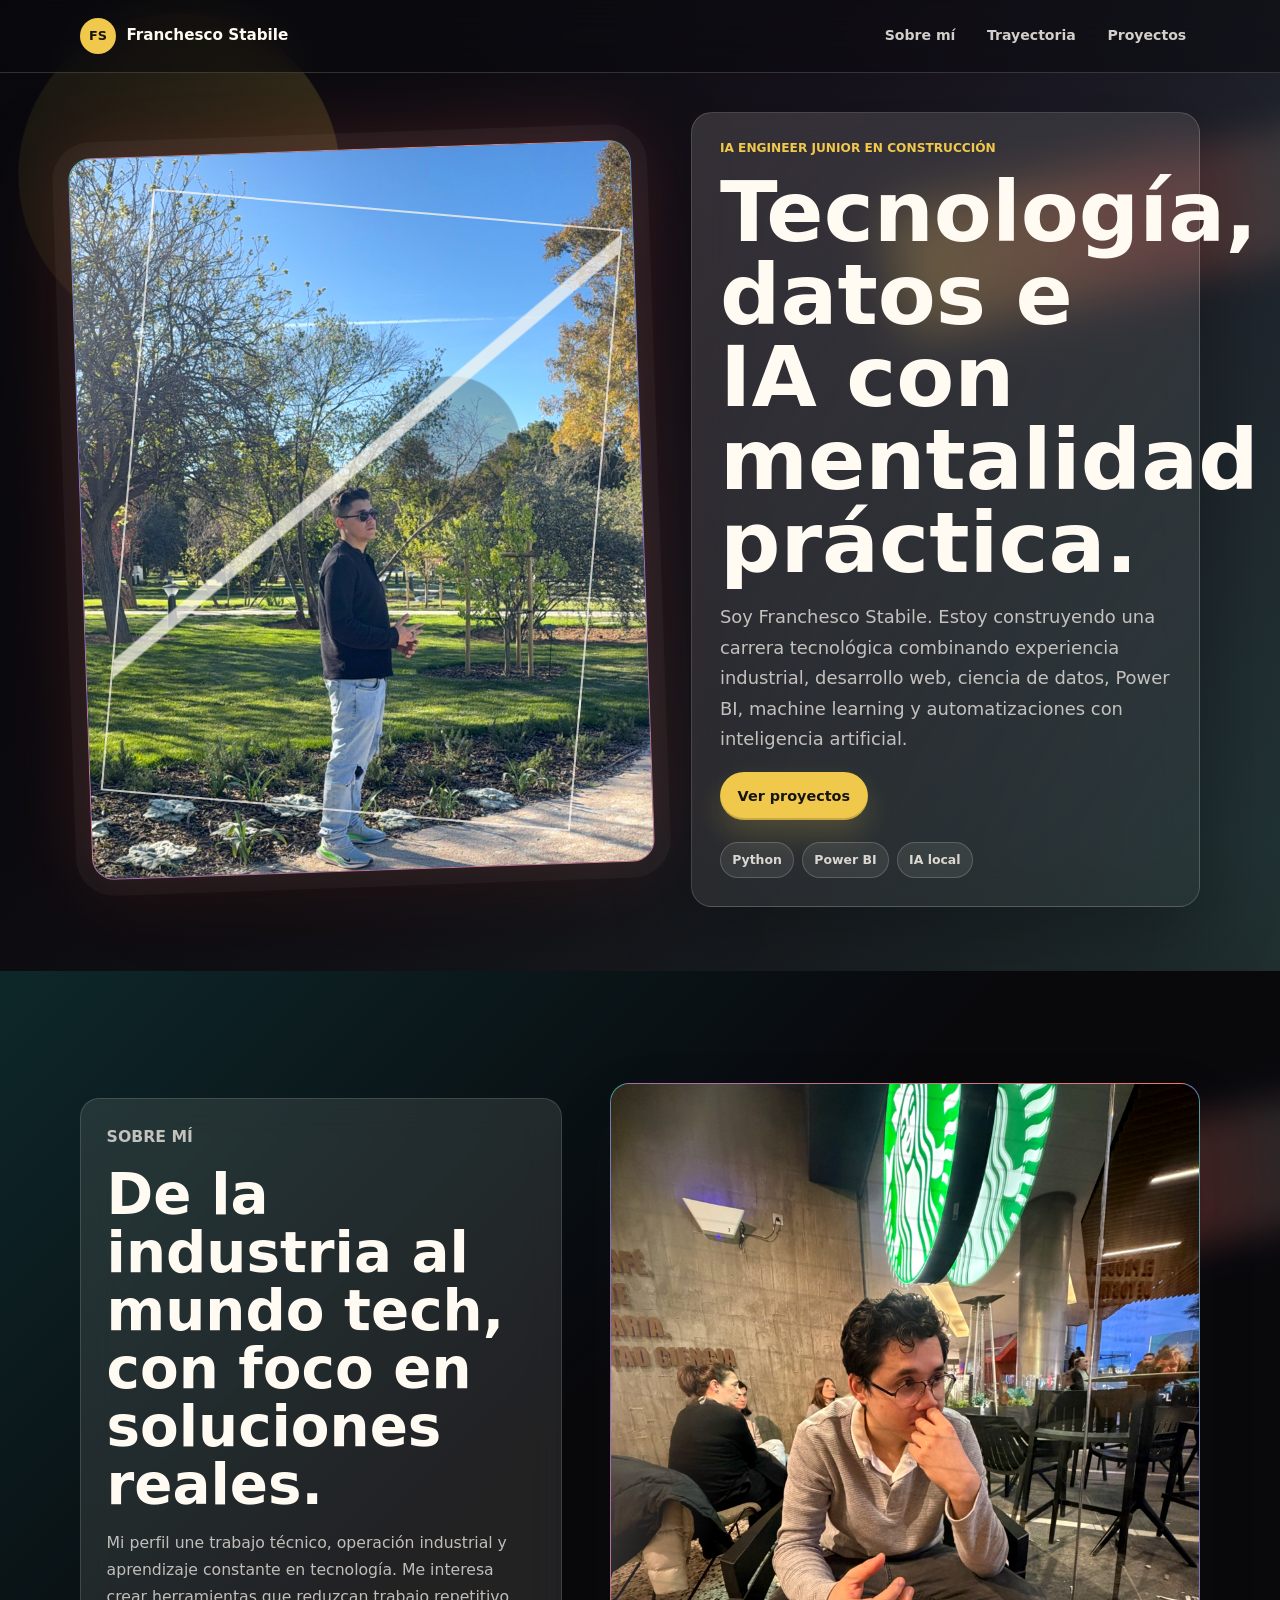
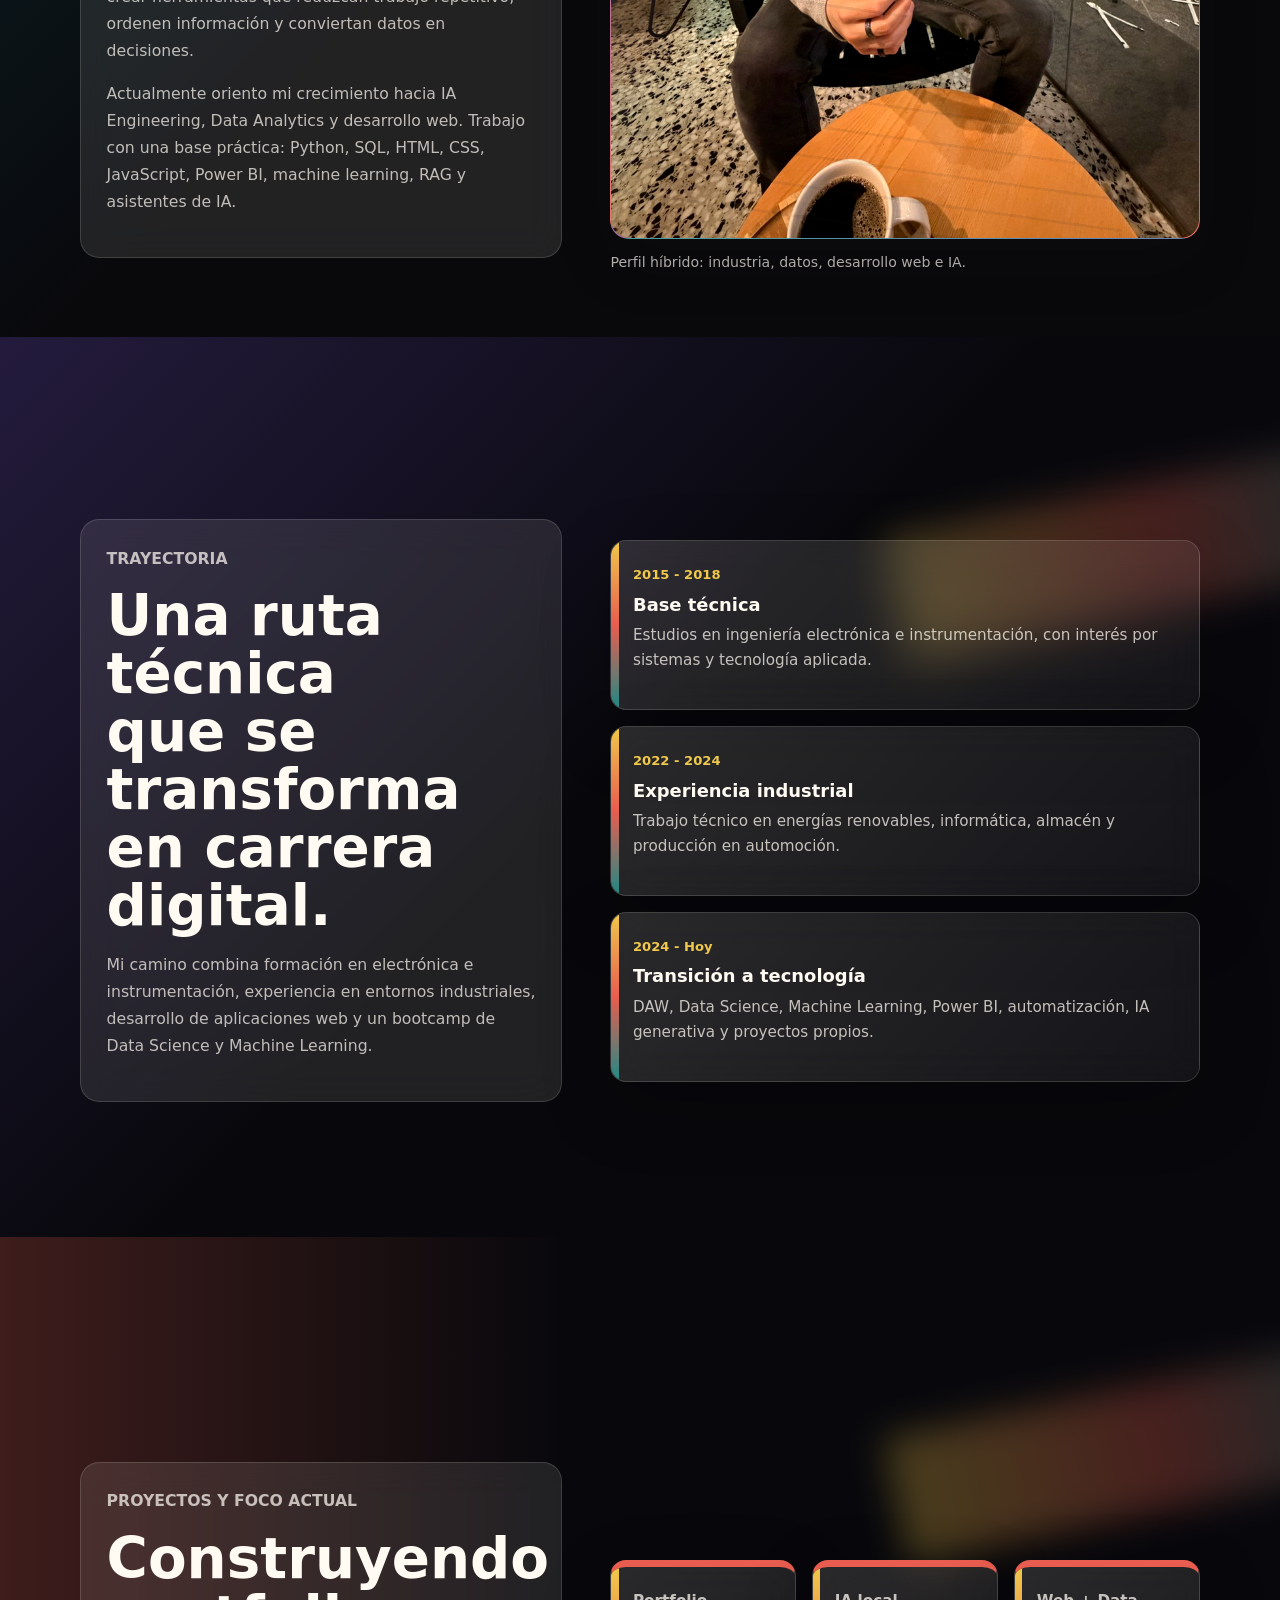
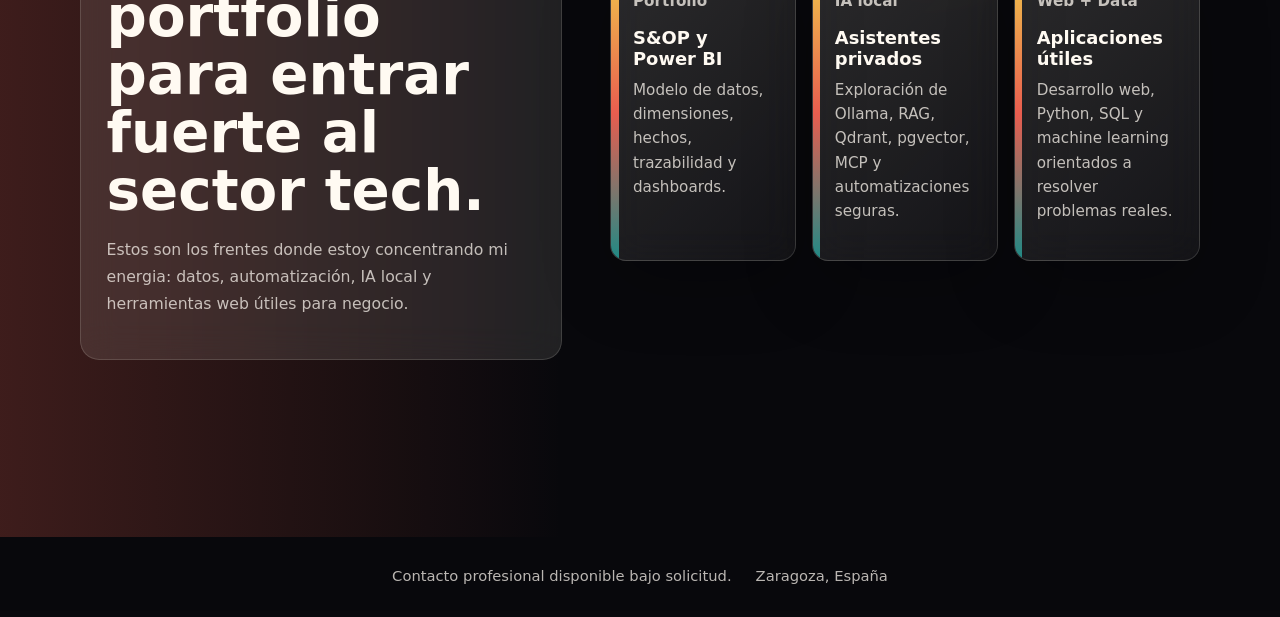
<file: index.html>
<!DOCTYPE html>
<html lang="es">
  <head>
    <meta charset="UTF-8" />
    <meta name="viewport" content="width=device-width, initial-scale=1.0" />
    <meta
      name="description"
      content="Landing page de Franchesco Stabile, perfil junior orientado a IA Engineering, Data Analytics, desarrollo web y automatización con inteligencia artificial."
    />
    <meta
      name="keywords"
      content="Franchesco Stabile, IA Engineer Junior, Data Analyst Junior, desarrollo web, Python, Power BI, machine learning, automatización"
    />
    <meta name="author" content="Franchesco Stabile" />
    <meta property="og:title" content="Franchesco Stabile | IA, Data y Desarrollo Web" />
    <meta
      property="og:description"
      content="Perfil tecnológico de Franchesco Stabile: experiencia industrial, desarrollo web, ciencia de datos, Power BI y automatización con IA."
    />
    <meta property="og:type" content="website" />
    <title>Franchesco Stabile | IA, Data y Desarrollo Web</title>
    <link rel="stylesheet" href="css/styles.css" />
  </head>
  <body itemscope itemtype="https://schema.org/Person">
    <a class="skip-link" href="#contenido">Saltar al contenido principal</a>
    <div class="ambient-stage" aria-hidden="true">
      <span class="stage-orbit orbit-one"></span>
      <span class="stage-orbit orbit-two"></span>
      <span class="stage-line"></span>
    </div>

    <header class="site-header" aria-label="Cabecera principal">
      <nav class="navbar" aria-label="Navegacion principal">
        <a class="brand" href="#inicio" aria-label="Ir al inicio">
          <span class="brand-mark" aria-hidden="true">FS</span>
          <span itemprop="name">Franchesco Stabile</span>
        </a>

        <ul class="nav-links">
          <li><a href="#sobre-mi">Sobre mí</a></li>
          <li><a href="#trayectoria">Trayectoria</a></li>
          <li><a href="#presentaciones">Proyectos</a></li>
        </ul>
      </nav>
    </header>

    <main id="contenido">
      <section id="inicio" class="hero section-panel" aria-labelledby="hero-title">
        <figure class="hero-art">
          <img
            src="assets/images/franchesco-hero.jpg"
            width="847"
            height="1400"
            alt="Franchesco Stabile de pie en un parque, representando una imagen profesional y cercana"
            itemprop="image"
          />
        </figure>
        <div class="hero-content">
          <p class="eyebrow" itemprop="jobTitle">IA Engineer Junior en construcción</p>
          <h1 id="hero-title">Tecnología, datos e IA con mentalidad práctica.</h1>
          <p class="hero-description" itemprop="description">
            Soy Franchesco Stabile. Estoy construyendo una carrera tecnológica
            combinando experiencia industrial, desarrollo web, ciencia de datos,
            Power BI, machine learning y automatizaciones con inteligencia artificial.
          </p>
          <a class="cta" href="#presentaciones" aria-label="Ver proyectos de Franchesco Stabile">
            Ver proyectos
          </a>
          <div class="hero-tags" aria-hidden="true">
            <span>Python</span>
            <span>Power BI</span>
            <span>IA local</span>
          </div>
        </div>
      </section>

      <section id="sobre-mi" class="about section-panel" aria-labelledby="about-title">
        <div class="section-copy">
          <p class="eyebrow">Sobre mí</p>
          <h2 id="about-title">De la industria al mundo tech, con foco en soluciones reales.</h2>
          <p>
            Mi perfil une trabajo técnico, operación industrial y aprendizaje
            constante en tecnología. Me interesa crear herramientas que reduzcan
            trabajo repetitivo, ordenen información y conviertan datos en decisiones.
          </p>
          <p>
            Actualmente oriento mi crecimiento hacia IA Engineering, Data Analytics
            y desarrollo web. Trabajo con una base práctica: Python, SQL, HTML, CSS,
            JavaScript, Power BI, machine learning, RAG y asistentes de IA.
          </p>
        </div>

        <figure class="portrait-card">
          <div class="portrait">
            <img
              src="assets/images/franchesco-profile.jpg"
              width="900"
              height="1200"
              alt="Retrato de Franchesco Stabile sentado en una cafeteria"
              loading="lazy"
            />
          </div>
          <figcaption>Perfil híbrido: industria, datos, desarrollo web e IA.</figcaption>
        </figure>
      </section>

      <section id="trayectoria" class="timeline section-panel" aria-labelledby="timeline-title">
        <div class="section-copy">
          <p class="eyebrow">Trayectoria</p>
          <h2 id="timeline-title">Una ruta técnica que se transforma en carrera digital.</h2>
          <p>
            Mi camino combina formación en electrónica e instrumentación, experiencia
            en entornos industriales, desarrollo de aplicaciones web y un bootcamp
            de Data Science y Machine Learning.
          </p>
        </div>

        <ol class="milestones" aria-label="Hitos destacados de la trayectoria profesional">
          <li>
            <time datetime="2015">2015 - 2018</time>
            <h3>Base técnica</h3>
            <p>Estudios en ingeniería electrónica e instrumentación, con interés por sistemas y tecnología aplicada.</p>
          </li>
          <li>
            <time datetime="2022">2022 - 2024</time>
            <h3>Experiencia industrial</h3>
            <p>Trabajo técnico en energías renovables, informática, almacén y producción en automoción.</p>
          </li>
          <li>
            <time datetime="2024">2024 - Hoy</time>
            <h3>Transición a tecnología</h3>
            <p>DAW, Data Science, Machine Learning, Power BI, automatización, IA generativa y proyectos propios.</p>
          </li>
        </ol>
      </section>

      <section
        id="presentaciones"
        class="events section-panel"
        aria-labelledby="events-title"
        itemscope
        itemtype="https://schema.org/ItemList"
      >
        <div class="section-copy">
          <p class="eyebrow">Proyectos y foco actual</p>
          <h2 id="events-title" itemprop="name">Construyendo portfolio para entrar fuerte al sector tech.</h2>
          <p itemprop="description">
            Estos son los frentes donde estoy concentrando mi energia: datos,
            automatización, IA local y herramientas web útiles para negocio.
          </p>
        </div>

        <div class="event-list" aria-label="Lista de proyectos actuales">
          <article class="event-card" itemprop="itemListElement" itemscope itemtype="https://schema.org/ListItem">
            <p class="event-date">
              <time datetime="2026-07-16">Portfolio</time>
            </p>
            <h3 itemprop="name">S&OP y Power BI</h3>
            <p>Modelo de datos, dimensiones, hechos, trazabilidad y dashboards.</p>
            <meta itemprop="position" content="1" />
          </article>
          <article class="event-card" itemprop="itemListElement" itemscope itemtype="https://schema.org/ListItem">
            <p class="event-date"><time datetime="2026-07-16">IA local</time></p>
            <h3 itemprop="name">Asistentes privados</h3>
            <p>Exploración de Ollama, RAG, Qdrant, pgvector, MCP y automatizaciones seguras.</p>
            <meta itemprop="position" content="2" />
          </article>
          <article class="event-card" itemprop="itemListElement" itemscope itemtype="https://schema.org/ListItem">
            <p class="event-date"><time datetime="2026-07-16">Web + Data</time></p>
            <h3 itemprop="name">Aplicaciones útiles</h3>
            <p>Desarrollo web, Python, SQL y machine learning orientados a resolver problemas reales.</p>
            <meta itemprop="position" content="3" />
          </article>
        </div>
      </section>
    </main>

    <footer class="site-footer" aria-label="Informacion de contacto">
      <p>Contacto profesional disponible bajo solicitud.</p>
      <p itemprop="homeLocation">Zaragoza, España</p>
    </footer>
  </body>
</html>
</file>
<file: css/styles.css>
:root {
  --ink: #171414;
  --night: #09090d;
  --paper: #fffaf2;
  --glass: rgba(255, 250, 242, 0.1);
  --muted: #5e5850;
  --mist: rgba(255, 250, 242, 0.72);
  --sun: #f0c84b;
  --coral: #e85d4f;
  --teal: #1f8a86;
  --violet: #6a4bbc;
  --line: rgba(23, 20, 20, 0.16);
  --shadow: 0 24px 60px rgba(23, 20, 20, 0.14);
}

* {
  box-sizing: border-box;
}

html {
  scroll-behavior: smooth;
  scroll-padding-top: 4.5rem;
  scroll-snap-type: y proximity;
}

body {
  margin: 0;
  min-width: 320px;
  color: var(--paper);
  background:
    radial-gradient(circle at 18% 18%, rgba(232, 93, 79, 0.22), transparent 18rem),
    radial-gradient(circle at 80% 10%, rgba(31, 138, 134, 0.22), transparent 22rem),
    radial-gradient(circle at 50% 100%, rgba(106, 75, 188, 0.28), transparent 28rem),
    var(--night);
  background-attachment: fixed;
  font-family: Inter, ui-sans-serif, system-ui, -apple-system, BlinkMacSystemFont, "Segoe UI", sans-serif;
  font-size: 16px;
  line-height: 1.55;
  text-rendering: optimizeLegibility;
}

a {
  color: inherit;
}

img {
  display: block;
  max-width: 100%;
}

.skip-link {
  position: absolute;
  left: 1rem;
  top: -4rem;
  z-index: 20;
  padding: 0.75rem 1rem;
  background: var(--ink);
  color: var(--paper);
  border-radius: 0.25rem;
}

.skip-link:focus {
  top: 1rem;
}

.ambient-stage {
  position: fixed;
  inset: 0;
  z-index: -3;
  overflow: hidden;
  pointer-events: none;
}

.ambient-stage::before {
  content: "";
  position: absolute;
  inset: 0;
  background:
    linear-gradient(90deg, rgba(255, 250, 242, 0.06) 1px, transparent 1px),
    linear-gradient(180deg, rgba(255, 250, 242, 0.04) 1px, transparent 1px);
  background-size: 4.5rem 4.5rem;
  mask-image: radial-gradient(circle at center, black, transparent 78%);
}

.stage-orbit {
  position: absolute;
  border: 1px solid rgba(255, 250, 242, 0.16);
  border-radius: 50%;
  filter: blur(0.2px);
}

.orbit-one {
  width: 46rem;
  height: 46rem;
  left: -12rem;
  top: 8rem;
  animation: slow-spin 28s linear infinite;
}

.orbit-two {
  width: 34rem;
  height: 34rem;
  right: -8rem;
  bottom: 4rem;
  animation: slow-spin 22s linear infinite reverse;
}

.stage-line {
  position: absolute;
  left: 50%;
  top: -20%;
  width: 1px;
  height: 140%;
  background: linear-gradient(transparent, rgba(255, 250, 242, 0.34), transparent);
  transform: rotate(22deg);
}

.site-header {
  position: fixed;
  top: 0;
  left: 0;
  z-index: 10;
  width: 100%;
  border-bottom: 1px solid rgba(255, 250, 242, 0.16);
  background: rgba(9, 9, 13, 0.56);
  color: var(--paper);
  backdrop-filter: blur(22px) saturate(1.3);
}

.navbar {
  display: flex;
  align-items: center;
  justify-content: space-between;
  gap: 1rem;
  width: min(1120px, calc(100% - 2rem));
  margin: 0 auto;
  min-height: 4.5rem;
}

.brand {
  display: inline-flex;
  align-items: center;
  gap: 0.65rem;
  font-size: 0.95rem;
  font-weight: 760;
  text-decoration: none;
}

.brand-mark {
  display: inline-grid;
  place-items: center;
  width: 2.25rem;
  height: 2.25rem;
  background: var(--sun);
  color: var(--ink);
  border-radius: 50%;
  font-size: 0.8rem;
  letter-spacing: 0;
  animation: mark-breathe 4s ease-in-out infinite;
}

.nav-links {
  display: flex;
  flex-wrap: wrap;
  justify-content: flex-end;
  gap: 0.25rem;
  padding: 0;
  margin: 0;
  list-style: none;
}

.nav-links a {
  display: inline-block;
  padding: 0.55rem 0.8rem;
  border: 1px solid transparent;
  border-radius: 999px;
  color: rgba(255, 250, 242, 0.82);
  font-size: 0.88rem;
  font-weight: 680;
  text-decoration: none;
}

.nav-links a:hover {
  border-color: rgba(255, 250, 242, 0.22);
  background: rgba(255, 250, 242, 0.1);
}

.nav-links a:hover,
.nav-links a:focus-visible,
.cta:hover,
.cta:focus-visible {
  outline: 3px solid var(--sun);
  outline-offset: 3px;
}

.section-panel {
  position: relative;
  isolation: isolate;
  overflow: hidden;
  scroll-snap-align: start;
  min-height: 100vh;
  padding: 7rem max(1rem, calc((100vw - 1120px) / 2)) 4rem;
  color: var(--paper);
}

.section-panel::before {
  content: "";
  position: absolute;
  inset: 16% -12% auto auto;
  z-index: -1;
  width: min(34rem, 74vw);
  height: 8rem;
  background: linear-gradient(90deg, var(--sun), var(--coral), var(--teal));
  opacity: 0.28;
  filter: blur(18px);
  transform: rotate(-12deg);
}

.hero {
  position: relative;
  display: grid;
  grid-template-columns: minmax(0, 1.05fr) minmax(18rem, 0.95fr);
  align-items: center;
  gap: 3rem;
  overflow: hidden;
  background:
    linear-gradient(90deg, rgba(9, 9, 13, 0.88), rgba(9, 9, 13, 0.18)),
    radial-gradient(circle at 14% 18%, rgba(240, 200, 75, 0.56) 0 10rem, transparent 10.1rem),
    linear-gradient(135deg, #09090d 0%, #211a28 42%, #273f3f 100%);
  color: var(--paper);
}

.hero::after {
  content: "";
  position: absolute;
  inset: auto 0 0;
  height: 8rem;
  background: linear-gradient(180deg, transparent, rgba(23, 20, 20, 0.22));
  pointer-events: none;
}

.hero-art {
  position: relative;
  overflow: hidden;
  margin: 0;
  min-height: clamp(22rem, 62vh, 43rem);
  aspect-ratio: 0.78;
  border: 1px solid rgba(255, 250, 242, 0.24);
  border-radius: 1.4rem;
  box-shadow:
    0 0 0 1rem rgba(255, 250, 242, 0.04),
    0 40px 120px rgba(0, 0, 0, 0.46),
    0 0 80px rgba(232, 93, 79, 0.3);
  background: linear-gradient(160deg, #1f8a86, #6a4bbc, #e85d4f);
  background-size: 120% 120%;
  transform: rotate(-2deg);
  animation: artwork-drift 10s ease-in-out infinite alternate;
}

.hero-art img,
.portrait img {
  width: 100%;
  height: 100%;
  object-fit: cover;
}

.hero-art img {
  object-position: 50% 42%;
  filter: saturate(1.06) contrast(1.04);
}

.hero-art::before,
.hero-art::after {
  content: "";
  position: absolute;
  inset: 0;
  pointer-events: none;
}

.hero-art::before {
  background:
    linear-gradient(180deg, rgba(9, 9, 13, 0.02), rgba(9, 9, 13, 0.44)),
    repeating-linear-gradient(
      90deg,
      transparent 0 1.15rem,
      rgba(255, 250, 242, 0.16) 1.2rem 1.35rem
    );
  mix-blend-mode: soft-light;
  animation: stripe-slide 7s linear infinite;
}

.hero-art::after {
  inset: 8%;
  border: 2px solid rgba(255, 250, 242, 0.72);
  background:
    linear-gradient(135deg, transparent 0 44%, rgba(255, 250, 242, 0.7) 44.2% 45.8%, transparent 46%),
    radial-gradient(circle at 68% 38%, rgba(23, 20, 20, 0.26) 0 14%, transparent 14.3%);
  transform: rotate(7deg);
  animation: frame-float 6s ease-in-out infinite alternate;
}

.hero-content {
  position: relative;
  z-index: 1;
  max-width: 38rem;
  padding: clamp(1rem, 2.2vw, 1.8rem);
  border: 1px solid rgba(255, 250, 242, 0.16);
  border-radius: 1.3rem;
  background: linear-gradient(135deg, rgba(255, 250, 242, 0.14), rgba(255, 250, 242, 0.04));
  box-shadow: 0 24px 80px rgba(0, 0, 0, 0.28);
  backdrop-filter: blur(18px);
}

.eyebrow {
  margin: 0 0 0.9rem;
  color: var(--coral);
  font-size: 0.76rem;
  font-weight: 820;
  line-height: 1.25;
  text-transform: uppercase;
}

.hero .eyebrow {
  color: var(--sun);
}

h1,
h2,
h3,
p {
  margin-top: 0;
}

h1 {
  max-width: 10.8ch;
  margin-bottom: 1.1rem;
  font-size: clamp(3rem, 6.6vw, 5.35rem);
  font-weight: 820;
  line-height: 0.98;
  text-wrap: balance;
}

h2 {
  max-width: 11.5ch;
  margin-bottom: 1.05rem;
  font-size: clamp(2.2rem, 4.4vw, 4rem);
  font-weight: 780;
  line-height: 1.03;
  text-wrap: balance;
}

h3 {
  margin-bottom: 0.5rem;
  font-size: clamp(1.05rem, 1.4vw, 1.25rem);
  font-weight: 760;
  line-height: 1.16;
}

.hero-description {
  max-width: 35rem;
  color: var(--mist);
  font-size: clamp(1rem, 1.4vw, 1.15rem);
  line-height: 1.7;
}

.cta {
  display: inline-flex;
  align-items: center;
  justify-content: center;
  min-height: 3rem;
  padding: 0.78rem 1.1rem;
  background: var(--sun);
  color: var(--ink);
  border: 0;
  border-radius: 999px;
  font-size: 0.9rem;
  font-weight: 780;
  text-decoration: none;
  box-shadow:
    0 14px 30px rgba(240, 200, 75, 0.2),
    inset 0 -2px 0 rgba(23, 20, 20, 0.18);
}

.hero-tags {
  display: flex;
  flex-wrap: wrap;
  gap: 0.5rem;
  margin-top: 1.35rem;
}

.hero-tags span {
  border: 1px solid rgba(255, 250, 242, 0.18);
  border-radius: 999px;
  padding: 0.45rem 0.7rem;
  background: rgba(255, 250, 242, 0.08);
  color: rgba(255, 250, 242, 0.82);
  font-size: 0.78rem;
  font-weight: 680;
}

.about,
.timeline,
.events {
  display: grid;
  grid-template-columns: minmax(0, 0.9fr) minmax(20rem, 1.1fr);
  align-items: center;
  gap: 3rem;
}

.about {
  background:
    linear-gradient(135deg, rgba(31, 138, 134, 0.24), transparent 45%),
    rgba(9, 9, 13, 0.78);
}

.section-copy {
  position: relative;
  max-width: 39rem;
  padding: clamp(1rem, 2.2vw, 1.6rem);
  border: 1px solid rgba(255, 250, 242, 0.14);
  border-radius: 1.2rem;
  background: var(--glass);
  backdrop-filter: blur(18px);
}

.section-copy p {
  color: var(--mist);
  font-size: clamp(0.98rem, 1.15vw, 1.05rem);
  line-height: 1.72;
}

.portrait-card {
  margin: 0;
}

.portrait {
  position: relative;
  overflow: hidden;
  min-height: clamp(20rem, 56vh, 38rem);
  aspect-ratio: 0.78;
  border: 1px solid rgba(255, 250, 242, 0.18);
  border-radius: 1.2rem;
  background: linear-gradient(150deg, #1f8a86, #6a4bbc 54%, #e85d4f);
  box-shadow: var(--shadow);
}

.portrait img {
  object-position: 50% 36%;
  filter: saturate(1.05) contrast(1.04);
}

.portrait::after {
  content: "";
  position: absolute;
  inset: -20%;
  background:
    linear-gradient(100deg, transparent 20%, rgba(255, 250, 242, 0.28) 34%, transparent 48%),
    repeating-linear-gradient(0deg, transparent 0 1.7rem, rgba(23, 20, 20, 0.08) 1.75rem 1.9rem);
  transform: translateX(-18%) rotate(8deg);
  animation: light-sweep 8s ease-in-out infinite;
}

figcaption {
  padding-top: 0.85rem;
  color: var(--mist);
  font-size: 0.88rem;
  line-height: 1.45;
}

.timeline {
  background:
    linear-gradient(135deg, rgba(106, 75, 188, 0.28), transparent 48%),
    rgba(9, 9, 13, 0.82);
}

.milestones {
  display: grid;
  gap: 1rem;
  margin: 0;
  padding: 0;
  list-style: none;
}

.milestones li,
.event-card {
  position: relative;
  overflow: hidden;
  border: 1px solid rgba(255, 250, 242, 0.14);
  border-radius: 1rem;
  padding: clamp(1rem, 1.8vw, 1.35rem);
  background: linear-gradient(135deg, rgba(255, 250, 242, 0.14), rgba(255, 250, 242, 0.05));
  box-shadow: 0 24px 70px rgba(0, 0, 0, 0.24);
  backdrop-filter: blur(18px);
}

.milestones li::before,
.event-card::before {
  content: "";
  position: absolute;
  inset: 0 auto 0 0;
  width: 0.45rem;
  background: linear-gradient(var(--sun), var(--coral), var(--teal));
}

.milestones time {
  display: inline-block;
  margin-bottom: 0.55rem;
  color: var(--sun);
  font-size: 0.82rem;
  font-weight: 820;
}

.events {
  background:
    linear-gradient(90deg, rgba(232, 93, 79, 0.24), transparent 44%),
    rgba(9, 9, 13, 0.84);
}

.event-list {
  display: grid;
  grid-template-columns: repeat(3, minmax(0, 1fr));
  gap: 1rem;
}

.event-card {
  min-height: 15rem;
  border-top: 0.45rem solid var(--coral);
  transition: transform 180ms ease, border-color 180ms ease, background 180ms ease;
}

.event-card:hover,
.milestones li:hover {
  transform: translateY(-0.35rem);
  border-color: rgba(255, 250, 242, 0.34);
  background: linear-gradient(135deg, rgba(255, 250, 242, 0.2), rgba(255, 250, 242, 0.08));
}

.event-date {
  color: var(--violet);
  font-size: 0.82rem;
  font-weight: 820;
}

.milestones p,
.event-card p {
  color: rgba(255, 250, 242, 0.74);
  font-size: 0.95rem;
  line-height: 1.6;
}

.site-footer {
  display: flex;
  flex-wrap: wrap;
  justify-content: center;
  align-items: center;
  gap: 0.75rem 1.5rem;
  min-height: 5rem;
  padding: 1.5rem max(1rem, calc((100vw - 1120px) / 2));
  background: rgba(9, 9, 13, 0.94);
  color: rgba(255, 250, 242, 0.72);
  font-size: 0.92rem;
  text-align: center;
}

.site-footer p {
  margin: 0;
}

.site-footer a:focus-visible {
  outline: 3px solid var(--sun);
  outline-offset: 4px;
}

@keyframes artwork-drift {
  from {
    background-position: 0% 20%;
    transform: rotate(-2deg) scale(1);
  }

  to {
    background-position: 100% 70%;
    transform: rotate(1.5deg) scale(1.03);
  }
}

@keyframes stripe-slide {
  from {
    transform: translateX(-2rem);
  }

  to {
    transform: translateX(2rem);
  }
}

@keyframes frame-float {
  from {
    transform: translateY(-0.75rem) rotate(7deg);
  }

  to {
    transform: translateY(0.75rem) rotate(3deg);
  }
}

@keyframes light-sweep {
  0%,
  35% {
    transform: translateX(-34%) rotate(8deg);
  }

  80%,
  100% {
    transform: translateX(34%) rotate(8deg);
  }
}

@keyframes mark-breathe {
  0%,
  100% {
    transform: scale(1);
  }

  50% {
    transform: scale(1.08) rotate(-4deg);
  }
}

@keyframes slow-spin {
  from {
    transform: rotate(0deg);
  }

  to {
    transform: rotate(360deg);
  }
}

@keyframes reveal-up {
  from {
    opacity: 0;
    transform: translateY(4rem) scale(0.94);
  }

  to {
    opacity: 1;
    transform: translateY(0) scale(1);
  }
}

@keyframes reveal-left {
  from {
    opacity: 0;
    transform: translateX(-4rem);
  }

  to {
    opacity: 1;
    transform: translateX(0);
  }
}

@keyframes reveal-right {
  from {
    opacity: 0;
    transform: translateX(4rem);
  }

  to {
    opacity: 1;
    transform: translateX(0);
  }
}

@supports (animation-timeline: view()) {
  .hero-art {
    animation:
      artwork-drift 10s ease-in-out infinite alternate,
      reveal-right both;
    animation-timeline: auto, view();
    animation-range: normal, entry 0% cover 45%;
  }

  .hero-content {
    animation: reveal-left both;
    animation-timeline: view();
    animation-range: entry 0% cover 42%;
  }

  .section-copy {
    animation: reveal-left both;
    animation-timeline: view();
    animation-range: entry 8% cover 36%;
  }

  .portrait-card,
  .milestones,
  .event-list {
    animation: reveal-right both;
    animation-timeline: view();
    animation-range: entry 8% cover 38%;
  }

  .milestones li,
  .event-card {
    animation: reveal-up both;
    animation-timeline: view();
    animation-range: entry 10% cover 32%;
  }
}

@media (max-width: 820px) {
  .site-header {
    position: static;
    background: rgba(9, 9, 13, 0.94);
  }

  .navbar,
  .nav-links {
    justify-content: center;
  }

  .navbar {
    flex-direction: column;
    padding: 0.9rem 0;
    width: min(100% - 1rem, 42rem);
  }

  .brand {
    max-width: 100%;
  }

  .brand span:last-child {
    overflow-wrap: anywhere;
  }

  .nav-links {
    width: 100%;
  }

  .nav-links a {
    padding: 0.55rem 0.7rem;
    font-size: 0.9rem;
  }

  .section-panel {
    scroll-snap-align: none;
    min-height: auto;
    padding-top: 3.25rem;
    padding-bottom: 4rem;
  }

  .section-panel::before {
    width: 18rem;
    height: 5rem;
  }

  .hero,
  .about,
  .timeline,
  .events {
    grid-template-columns: 1fr;
  }

  .hero {
    background:
      radial-gradient(circle at 18% 12%, rgba(240, 200, 75, 0.46) 0 7rem, transparent 7.1rem),
      linear-gradient(155deg, #09090d 0%, #211a28 55%, #273f3f 100%);
  }

  .hero-art {
    order: 2;
    width: min(100%, 25rem);
    min-height: 28rem;
    margin: 0 auto;
    transform: none;
  }

  .hero-content,
  .section-copy {
    padding: 1rem;
  }

  h1 {
    font-size: clamp(2.4rem, 13vw, 4rem);
  }

  h2 {
    font-size: clamp(1.85rem, 10vw, 3.2rem);
  }

  .portrait {
    min-height: 28rem;
  }

  .portrait-card {
    width: min(100%, 28rem);
    margin: 0 auto;
  }

  .event-list {
    grid-template-columns: 1fr;
  }

  .site-footer {
    flex-direction: column;
    gap: 0.35rem;
    padding-block: 1.25rem;
    font-size: 0.95rem;
  }
}

@media (max-width: 460px) {
  html {
    scroll-padding-top: 0;
  }

  .navbar {
    align-items: stretch;
  }

  .brand {
    justify-content: center;
    text-align: center;
  }

  .nav-links {
    display: grid;
    grid-template-columns: 1fr;
    gap: 0.35rem;
  }

  .nav-links a {
    width: 100%;
    text-align: center;
    background: rgba(255, 250, 242, 0.08);
  }

  .section-panel {
    padding-inline: 0.85rem;
  }

  .hero-art,
  .portrait {
    min-height: 23rem;
  }

  .hero-tags span {
    flex: 1 1 auto;
    text-align: center;
  }
}

@media (prefers-reduced-motion: reduce) {
  *,
  *::before,
  *::after {
    animation-duration: 0.01ms !important;
    animation-iteration-count: 1 !important;
    scroll-behavior: auto !important;
  }

  html {
    scroll-behavior: auto;
    scroll-snap-type: none;
  }
}
</file>
